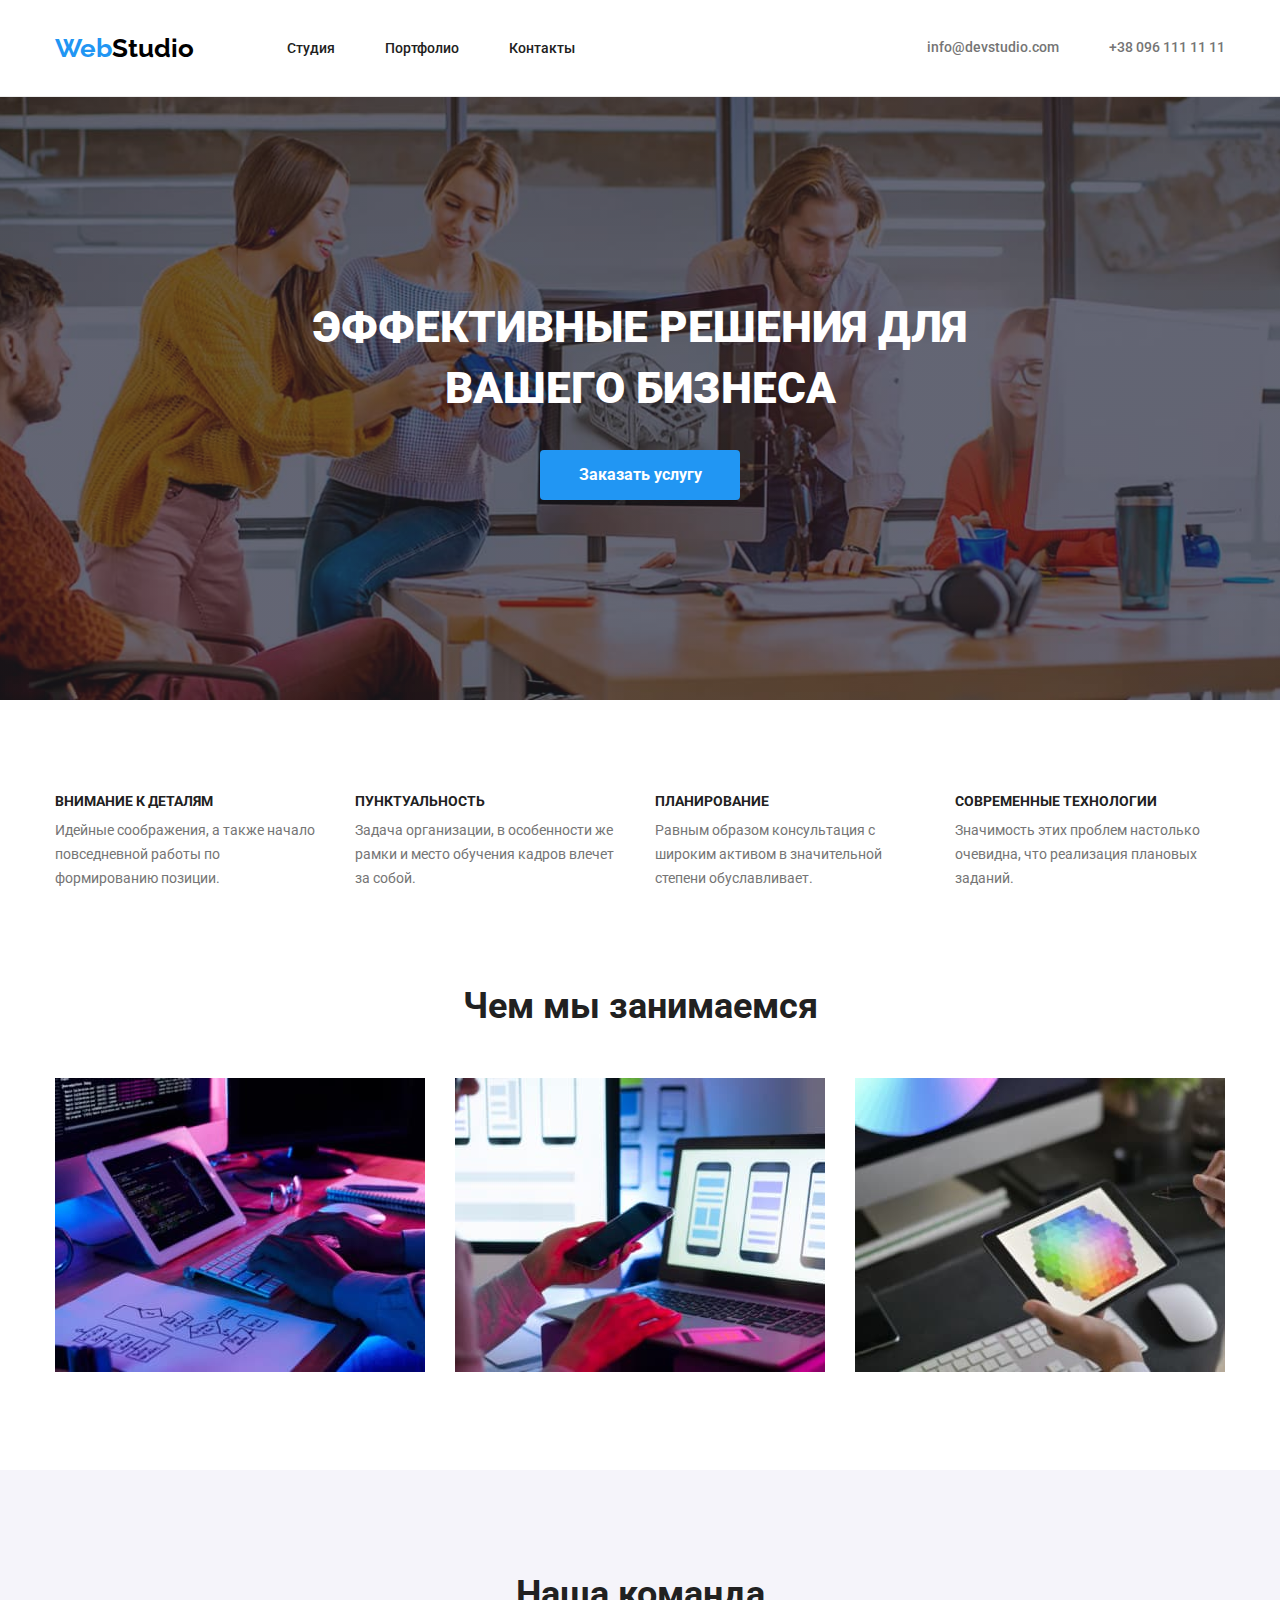
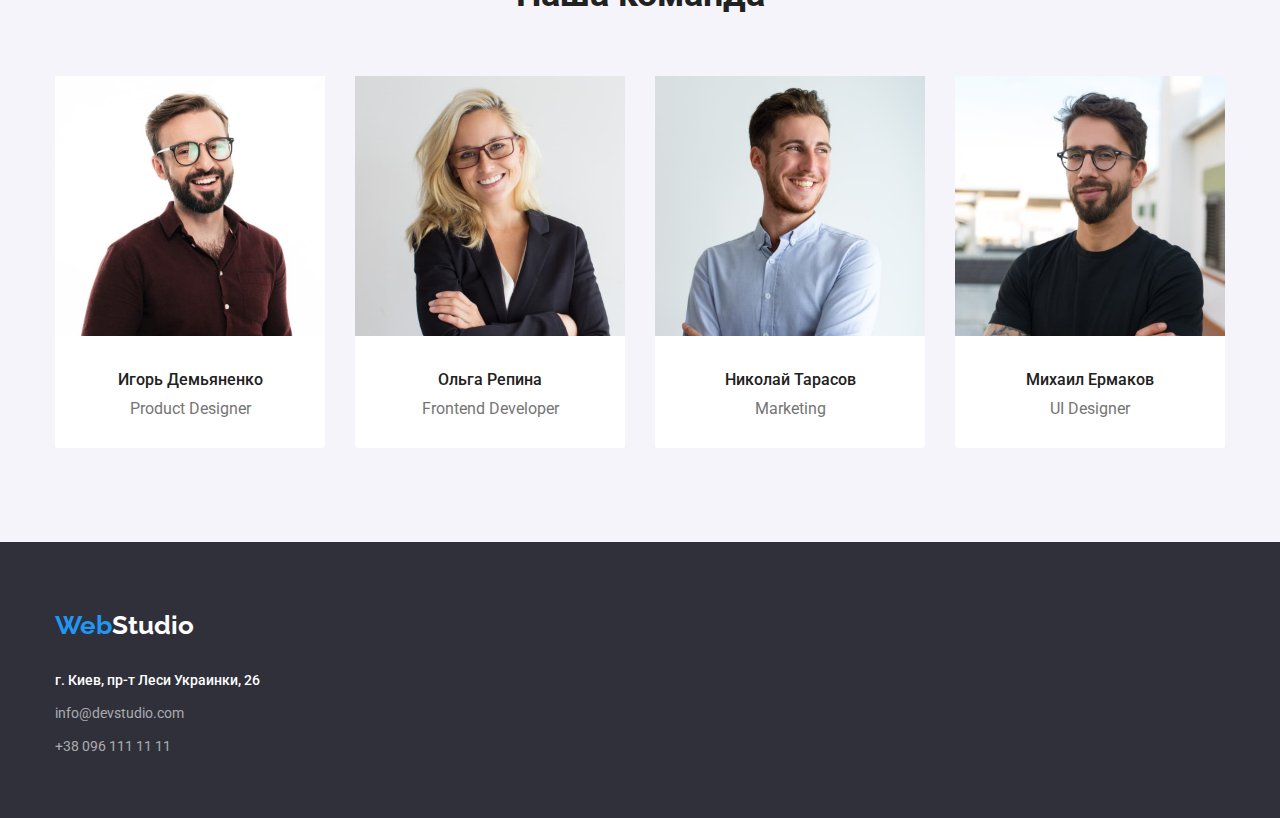
<file: index.html>
<!DOCTYPE html>
<html lang="ru">
  <head>
    <meta charset="UTF-8" />
    <meta http-equiv="X-UA-Compatible" content="IE=edge" />
    <meta name="viewport" content="width=device-width, initial-scale=1.0" />
    <title>WebStudio</title>
    <link rel="preconnect" href="https://fonts.googleapis.com" />
    <link rel="preconnect" href="https://fonts.gstatic.com" crossorigin />
    <link
      href="https://fonts.googleapis.com/css2?family=Raleway:wght@700&family=Roboto:wght@400;500;700;900&display=swap"
      rel="stylesheet"
    />
    <link
      rel="stylesheet"
      href="https://cdnjs.cloudflare.com/ajax/libs/modern-normalize/1.1.0/modern-normalize.min.css"
    />
    <link rel="stylesheet" href="./css/styles.css" />
  </head>
  <body>
    <!-- Шапка профіля -->
    <header class="header">
      <div class="container">
        <nav class="header-nav">
          <a class="logo" href="">
            <span class="accent-logo">Web</span>Studio</a
          >

          <ul class="site-nav">
            <li class="header-item">
              <a class="link" href="./index.html">Студия</a>
            </li>
            <li class="header-item">
              <a class="link" href="./portfolio.html">Портфолио</a>
            </li>
            <li class="header-item">
              <a class="link" href="">Контакты</a>
            </li>
          </ul>
        </nav>
        <ul class="adres">
          <li class="contact">
            <a class="adres link" href="">info@devstudio.com</a>
          </li>
          <li class="contact">
            <a class="adres link" href="">+38 096 111 11 11</a>
          </li>
        </ul>
      </div>
    </header>
    <main>
      <!-- заголовок -->

      <section class="hero section">
        <div class="container">
          <h1 class="hero-title">Эффективные решения для вашего бизнеса</h1>
          <button class="button" type="button">Заказать услугу</button>
        </div>
      </section>

      <!-- характеристики -->
      <section class="basic section">
        <div class="container">
          <ul class="basic-list">
            <li class="basic-item">
              <h2 class="basic-title">Внимание к деталям</h2>
              <p class="text">
                Идейные соображения, а также начало повседневной работы по
                формированию позиции.
              </p>
            </li>
            <li class="basic-item">
              <h2 class="basic-title">Пунктуальность</h2>
              <p class="text">
                Задача организации, в особенности же рамки и место обучения
                кадров влечет за собой.
              </p>
            </li>
            <li class="basic-item">
              <h2 class="basic-title">Планирование</h2>
              <p class="text">
                Равным образом консультация с широким активом в значительной
                степени обуславливает.
              </p>
            </li>
            <li class="basic-item">
              <h2 class="basic-title">Современные технологии</h2>
              <p class="text">
                Значимость этих проблем настолько очевидна, что реализация
                плановых заданий.
              </p>
            </li>
          </ul>
        </div>
      </section>

      <!-- робота -->
      <section class="work work-section-pading">
        <div class="container">
          <h2 class="work-title">Чем мы занимаемся</h2>
          <ul class="our-work">
            <li class="works">
              <a href="">
                <img
                  src="./images/5.jpg"
                  alt="робочий стіл програміста"
                  width="370"
                />
              </a>
            </li>
            <li class="works">
              <a href="">
                <img
                  src="./images/6.jpg"
                  alt="телефон з компютером"
                  width="370"
                />
              </a>
            </li>
            <li class="works">
              <a href="">
                <img src="./images/7.jpg" alt="планшет" width="370" />
              </a>
            </li>
          </ul>
        </div>
      </section>

      <!-- команда -->
      <section class="team section">
        <div class="container">
          <h2 class="team-title">Наша команда</h2>
          <ul class="team">
            <li class="team-list">
              <img
                src="./images/1.jpg"
                alt="фото русявого чоловіка в окулярах"
                width="270"
              />

              <div class="name">
                <h3 class="caption">Игорь Демьяненко</h3>
                <p class="caption-title">Product Designer</p>
              </div>
            </li>

            <li class="team-list">
              <img src="./images/2.jpg" alt="фото жінки" width="270" />

              <div class="name">
                <h3 class="caption">Ольга Репина</h3>
                <p class="caption-title">Frontend Developer</p>
              </div>
            </li>

            <li class="team-list">
              <img
                src="./images/3.jpg"
                alt="фото русявого чоловіка"
                width="270"
              />

              <div class="name">
                <h3 class="caption">Николай Тарасов</h3>
                <p class="caption-title">Marketing</p>
              </div>
            </li>

            <li class="team-list">
              <img
                src="./images/4.jpg"
                alt="фото чорнявого чоловіка в окулярах"
                width="270"
              />

              <div class="name">
                <h3 class="caption">Михаил Ермаков</h3>
                <p class="caption-title">UI Designer</p>
              </div>
            </li>
          </ul>
        </div>
      </section>

      <!-- футер -->
      <footer class="footer">
        <div class="container">
          <a class="logo-footer" href="">
            <span class="accent-logo">Web</span>Studio</a
          >
          <address>
            <ul class="address">
              <li class="streat">
                <a class="address-map link" href=""
                  >г. Киев, пр-т Леси Украинки, 26</a
                >
              </li>

              <li class="streat">
                <a class="address link" href="">info@devstudio.com</a>
              </li>

              <li class="streat">
                <a class="address link" href="">+38 096 111 11 11</a>
              </li>
            </ul>
          </address>
        </div>
      </footer>
    </main>
  </body>
</html>
</file>
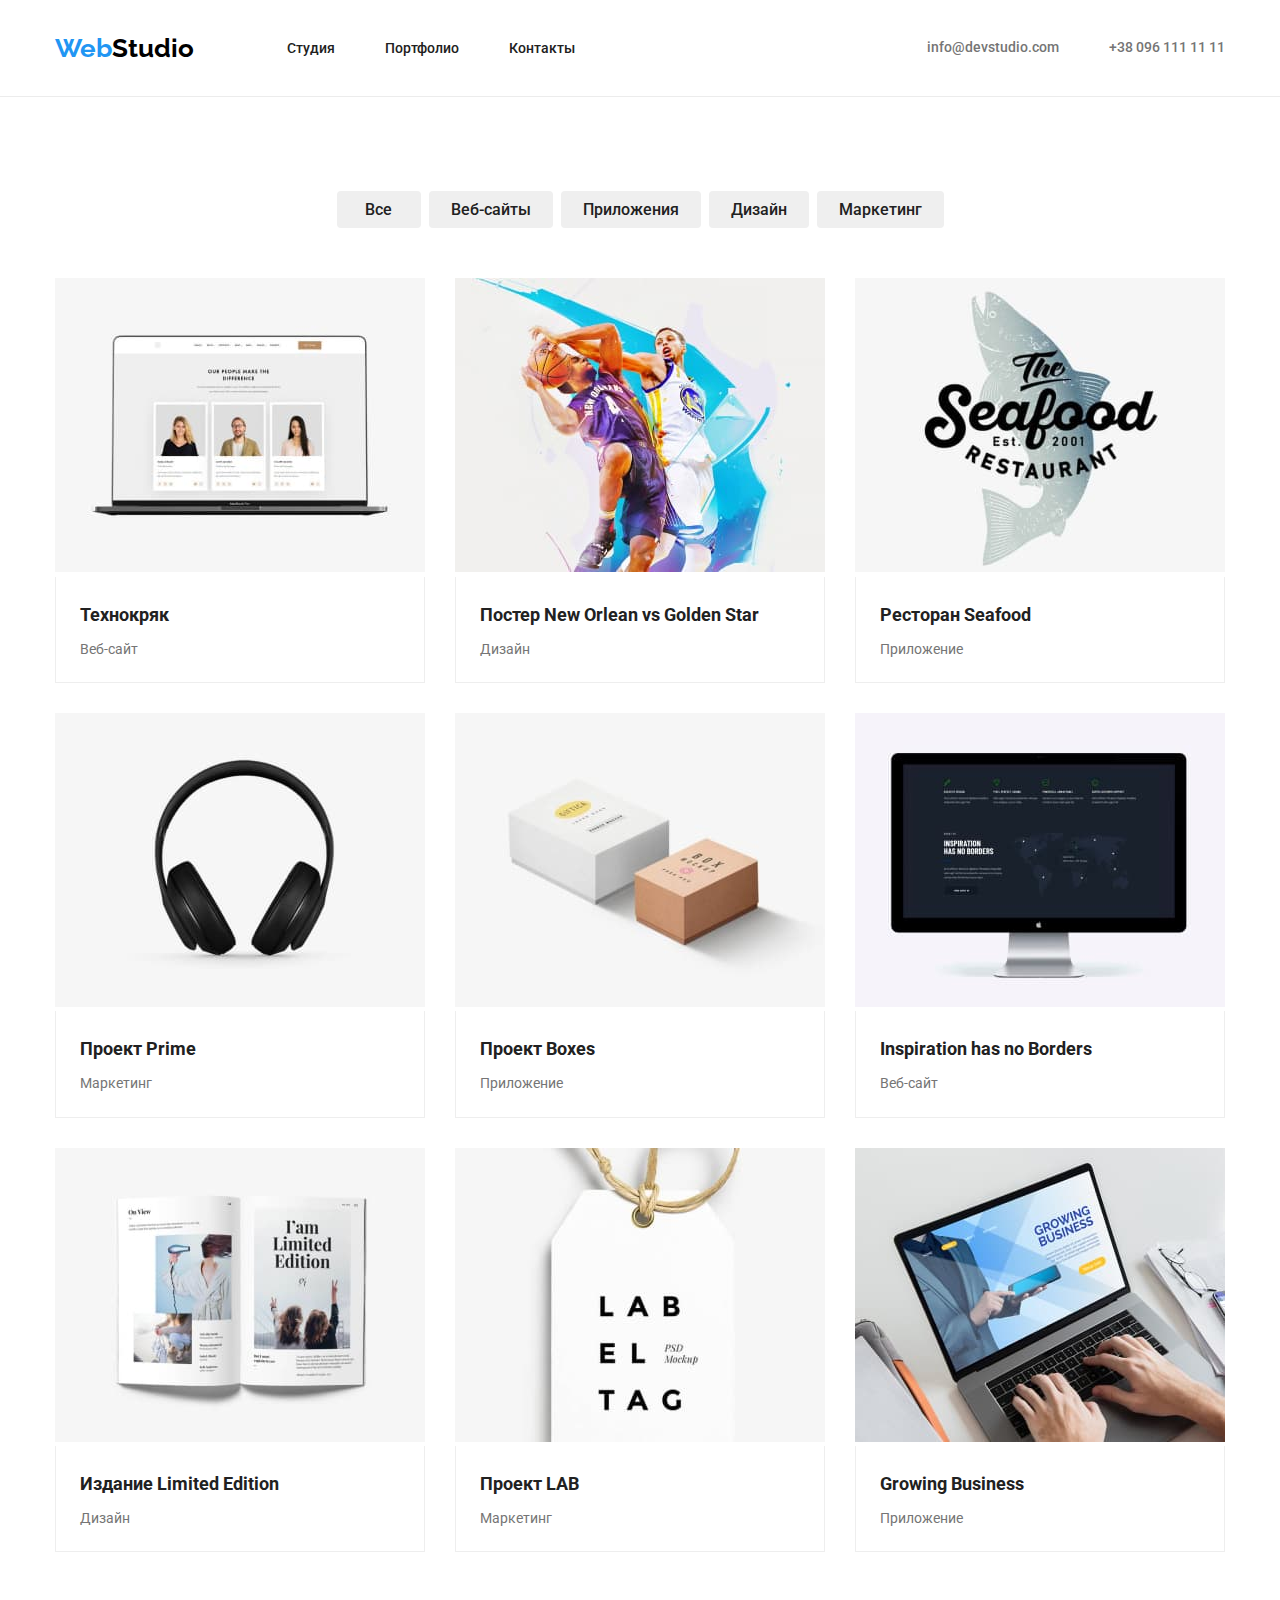
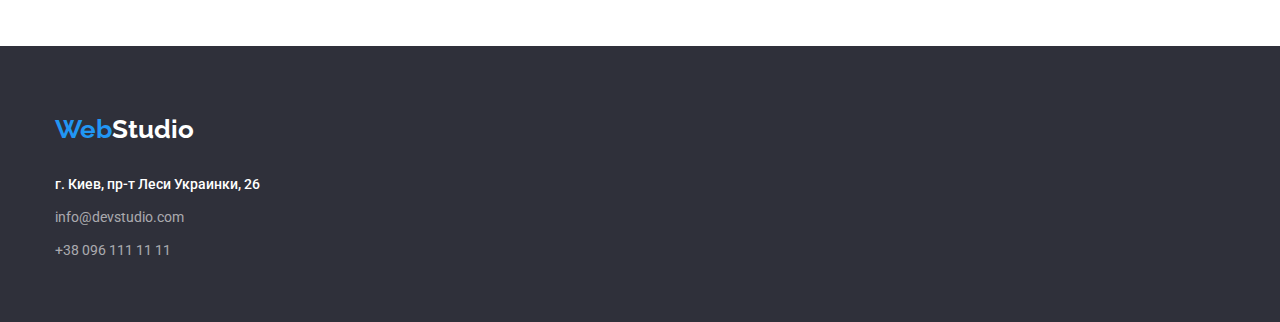
<file: portfolio.html>
<!DOCTYPE html>
<html lang="ru">
  <head>
    <meta charset="UTF-8" />
    <meta http-equiv="X-UA-Compatible" content="IE=edge" />
    <meta name="viewport" content="width=device-width, initial-scale=1.0" />
    <title>portfolio</title>
    <link rel="preconnect" href="https://fonts.googleapis.com" />
    <link rel="preconnect" href="https://fonts.gstatic.com" crossorigin />
    <link
      href="https://fonts.googleapis.com/css2?family=Raleway:wght@700&family=Roboto:wght@400;500;700;900&display=swap"
      rel="stylesheet"
    />
    <link
      rel="stylesheet"
      href="https://cdnjs.cloudflare.com/ajax/libs/modern-normalize/1.1.0/modern-normalize.min.css"
    />
    <link rel="stylesheet" href="./css/styles.css" />
  </head>

  <body>
    <header class="header">
      <div class="container">
        <nav class="header-nav">
          <a class="logo" href="">
            <span class="accent-logo">Web</span>Studio</a
          >

          <ul class="site-nav">
            <li class="header-item">
              <a class="link" href="./index.html">Студия</a>
            </li>
            <li class="header-item">
              <a class="link" href="./portfolio.html">Портфолио</a>
            </li>
            <li class="header-item">
              <a class="link" href="">Контакты</a>
            </li>
          </ul>
        </nav>
        <ul class="adres">
          <li class="contact">
            <a class="adres link" href="">info@devstudio.com</a>
          </li>
          <li class="contact">
            <a class="adres link" href="">+38 096 111 11 11</a>
          </li>
        </ul>
      </div>
    </header>
    <main>
      <!-- меню кнопок-->
      <section class="section">
        <div class="container">
          <ul class="menu-button">
            <li class="btn">
              <button class="button-tap" type="button">Все</button>
            </li>
            <li class="btn">
              <button class="button-tap" type="button">Веб-сайты</button>
            </li>
            <li class="btn">
              <button class="button-tap" type="button">Приложения</button>
            </li>
            <li class="btn">
              <button class="button-tap" type="button">Дизайн</button>
            </li>
            <li class="btn">
              <button class="button-tap" type="button">Маркетинг</button>
            </li>
          </ul>

          <!--меню зображень -->

          <ul class="menu-picture">
            <li class="element">
              <img src="./images/8.jpg" alt="компютер" width="370" />

              <div class="name-picture">
                <h3 class="subject">Технокряк</h3>
                <p class="text-subject">Веб-сайт</p>
              </div>
            </li>
            <li class="element">
              <img src="./images/9.jpg" alt="бейсболіст" width="370" />

              <div class="name-picture">
                <h3 class="subject">Постер New Orlean vs Golden Star</h3>
                <p class="text-subject">Дизайн</p>
              </div>
            </li>
            <li class="element">
              <img src="./images/10.jpg" alt="морська риба" width="370" />

              <div class="name-picture">
                <h3 class="subject">Ресторан Seafood</h3>
                <p class="text-subject">Приложение</p>
              </div>
            </li>
            <li class="element">
              <img src="./images/11.jpg" alt="навушники" width="370" />

              <div class="name-picture">
                <h3 class="subject">Проект Prime</h3>
                <p class="text-subject">Маркетинг</p>
              </div>
            </li>
            <li class="element">
              <img src="./images/12.jpg" alt="дві коробки" width="370" />

              <div class="name-picture">
                <h3 class="subject">Проект Boxes</h3>
                <p class="text-subject">Приложение</p>
              </div>
            </li>
            <li class="element">
              <img src="./images/13.jpg" alt="монітор" width="370" />

              <div class="name-picture">
                <h3 class="subject">Inspiration has no Borders</h3>
                <p class="text-subject">Веб-сайт</p>
              </div>
            </li>
            <li class="element">
              <img src="./images/14.jpg" alt="книга" width="370" />

              <div class="name-picture">
                <h3 class="subject">Издание Limited Edition</h3>
                <p class="text-subject">Дизайн</p>
              </div>
            </li>
            <li class="element">
              <img src="./images/15.jpg" alt="бірка" width="370" />

              <div class="name-picture">
                <h3 class="subject">Проект LAB</h3>
                <p class="text-subject">Маркетинг</p>
              </div>
            </li>
            <li class="element">
              <img src="./images/16.jpg" alt="ноутбук" width="370" />

              <div class="name-picture">
                <h3 class="subject">Growing Business</h3>
                <p class="text-subject">Приложение</p>
              </div>
            </li>
          </ul>
        </div>
      </section>

      <footer class="footer">
        <div class="container">
          <a class="logo-footer" href="">
            <span class="accent-logo">Web</span>Studio</a
          >
          <address>
            <ul class="address">
              <li class="streat">
                <a class="address-map link" href=""
                  >г. Киев, пр-т Леси Украинки, 26</a
                >
              </li>

              <li class="streat">
                <a class="address link" href="">info@devstudio.com</a>
              </li>

              <li class="streat">
                <a class="address link" href="">+38 096 111 11 11</a>
              </li>
            </ul>
          </address>
        </div>
      </footer>
    </main>
  </body>
</html>
</file>
<file: css/styles.css>
/*
background: #ffffff;
color: #2f303a;
color: #212121;
color: #2196f3;
color: #757575;*/
:root {
  --primary-text-color: #757575;
  --title-text-color: #212121;
  --accent-color: #2196f3;
  --primary-white-color: #ffffff;
}

body {
  background-color: var(--primary-white-color);
  color: var(--primary-text-color);
  font-family: Roboto, sans-serif;
}

a {
  text-decoration: none;
}

ul {
  list-style: none;
}

p,
h1,
h2,
h3,
h4,
h5,
h6 {
  margin: 0;
}

ul {
  margin: 0;
  padding-left: 0;
}
.container {
  max-width: 1200px;
  padding-left: 15px;
  padding-right: 15px;
  margin: 0 auto;
}

.section {
  padding: 94px 0px;
}
.img {
  display: block;
  max-width: 100%;
  height: auto;
}
/* шапка профіля */

.logo {
  color: black;
  font-family: Raleway;
  font-weight: 700;
  font-size: 26px;
  line-height: 1.8;
  padding-top: 25px;
  padding-bottom: 24px;
}

.site-nav .link:hover,
.site-nav .link:focus {
  color: var(--accent-color);
}
.adres .link:hover,
.adres .link:focus {
  color: var(--accent-color);
}

.site-nav {
  display: flex;
}

.header-nav {
  display: flex;
  align-items: center;
}

.adres {
  display: flex;
  margin-left: auto;
}
.header .container {
  display: flex;
  align-items: center;
}

.contact {
  display: block;
}

.contact:not(:last-child) {
  margin-right: 50px;
}
.logo {
  margin-right: 93px;
}
.header-item:not(:last-child) {
  margin-right: 50px;
}

.link {
  color: var(--title-text-color);
  font-weight: 500;
  font-size: 14px;
  line-height: 1.1;
}
.adres {
  color: var(--primary-text-color);
}

.accent-logo {
  color: var(--accent-color);
}

/* заголовок */

.hero {
  background: #2f303a;
  background-image: linear-gradient(
      rgba(47, 48, 58, 0.4),
      rgba(47, 48, 58, 0.4)
    ),
    url(../images/hero-bg.jpg);
  background-repeat: no-repeat;
  background-position: center;
  background-size: cover;
  padding-top: 200px;
  padding-bottom: 200px;
}

.hero-title {
  display: block;
  text-align: center;
  max-width: 696px;
  text-transform: uppercase;
  color: var(--primary-white-color);
  font-weight: 900;
  font-size: 44px;
  line-height: 1.4;
  margin-left: auto;
  margin-right: auto;
  margin-bottom: 30px;
}
.button {
  display: block;
  min-width: 200px;
  height: 50px;
  border: inherit;
  border-radius: 4px;
  background: var(--accent-color);
  color: var(--primary-white-color);
  font-weight: 700;
  font-size: 16px;
  line-height: 1.8;
  font-family: Roboto, sans-serif;
  cursor: pointer;
  margin-left: auto;
  margin-right: auto;
}

/* характеристики */

.basic-list {
  display: flex;
}
.basic-item {
  max-width: 270px;
}
.basic-item:not(:last-child) {
  margin-right: 30px;
}

.basic-title {
  font-weight: 700;
  font-size: 14px;
  line-height: 1.1;
  color: var(--title-text-color);
  text-transform: uppercase;
  margin-bottom: 10px;
}
.text {
  font-weight: 400;
  font-size: 14px;
  line-height: 1.7;
}
/* робота */
.work-section-pading {
  padding-bottom: 94px;
}

.work-title {
  display: block;
  text-align: center;
  font-weight: 700;
  font-size: 36px;
  line-height: 1.2;
  color: var(--title-text-color);
  margin-bottom: 50px;
}
.our-work {
  display: flex;
}

.works:not(:last-child) {
  margin-right: 30px;
}

/* команда */
.team {
  display: flex;
  background-color: #f5f4fa;
}

.team-list:not(:last-child) {
  margin-right: 30px;
}

.team-list {
  display: block;
  max-width: 100%;
  height: auto;
  background-color: #ffffff;
  border-radius: 3px;
}
.team-title {
  display: block;
  text-align: center;
  font-weight: 700;
  font-size: 36px;
  line-height: 1.7;
  color: var(--title-text-color);
  margin-bottom: 50px;
}
.caption {
  display: block;
  text-align: center;
  font-weight: 500;
  font-size: 16px;
  line-height: 1.2;
  color: var(--title-text-color);
  margin-bottom: 10px;
}
.caption-title {
  display: block;
  text-align: center;
  font-weight: 400;
  font-size: 16px;
  line-height: 1.2;
}

.name {
  padding-top: 30px;
  padding-bottom: 30px;
}
/* футер */

.footer {
  background: #2f303a;
  padding-top: 60px;
  padding-bottom: 60px;
}
.logo-footer {
  display: block;
  font-family: Raleway;
  font-weight: 700;
  font-size: 26px;
  line-height: 1.8;
  color: var(--primary-white-color);
  margin-bottom: 20px;
}
.address {
  color: rgba(255, 255, 255, 0.6);
  font-weight: 400;
  font-size: 14px;
  line-height: 1.7;
  font-style: normal;
}

.streat:not(:last-child) {
  margin-bottom: 9px;
}
.address-map {
  color: var(--primary-white-color);
}
.address .link:hover {
  color: var(--accent-color);
}

/*Портфоліо*/

.header {
  border-bottom: 1px solid #ececec;
}

/* меню кнопок */
.menu-button {
  display: flex;
  justify-content: center;
  margin-bottom: 50px;
}

.btn:not(:last-child) {
  margin-right: 8px;
}
.button-tap {
  color: var(--title-text-color);
  cursor: pointer;
  min-width: 84px;
  font-weight: 500;
  font-size: 16px;
  line-height: 1.6;
  font-family: Roboto, sans-serif;
  padding: 6px 22px;
  border-radius: 4px;
  border: inherit;
  background-color: Solid #f5f4fa;
}
.button-tap:hover,
.button-tap:focus {
  background: #2196f3;
  color: #ffffff;
}

/* меню зображень */
.menu-picture {
  display: flex;
  flex-wrap: wrap;
}
.element {
  width: 370px;
  margin-right: 30px;
  margin-bottom: 30px;
}
.element:nth-child(3n) {
  margin-right: 0;
}
.element:nth-last-child(-n + 3) {
  margin-bottom: 0;
}

.subject {
  color: var(--title-text-color);
  font-weight: 700;
  font-size: 18px;
  line-height: 2;
  margin-bottom: 4px;
}
.text-subject {
  font-weight: 400;
  font-size: 14px;
  line-height: 1.8;
}

.name-picture {
  padding-right: 24px;
  padding-left: 24px;
  padding-top: 20px;
  padding-bottom: 20px;
  border-right: 1px solid #eeeeee;
  border-left: 1px solid #eeeeee;
  border-bottom: 1px solid #eeeeee;
}
</file>
